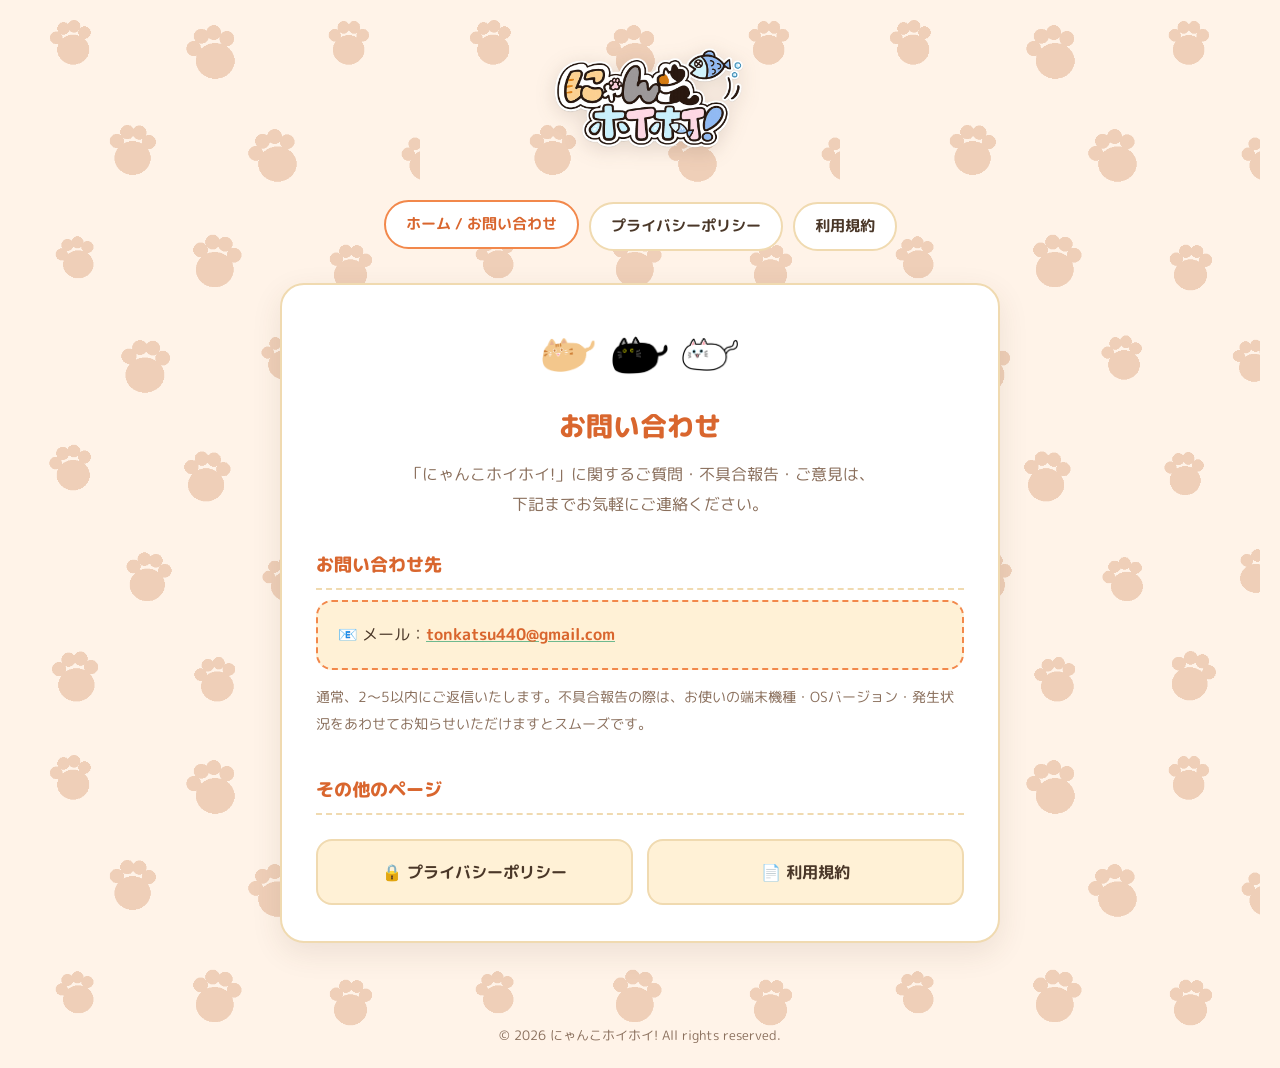
<file: index.html>
<!DOCTYPE html>
<html lang="ja">
<head>
<meta charset="UTF-8">
<meta name="viewport" content="width=device-width, initial-scale=1.0">
<title>にゃんこホイホイ! - お問い合わせ</title>
<meta name="description" content="にゃんこホイホイ!公式サイト。お問い合わせ、プライバシーポリシー、利用規約はこちら。">
<link rel="stylesheet" href="style.css">
</head>
<body>

<header class="site-header">
  <img class="logo" src="assets/title.png" alt="にゃんこホイホイ! ロゴ">
  <nav class="site-nav">
    <a href="index.html" class="active">ホーム / お問い合わせ</a>
    <a href="privacy-policy.html">プライバシーポリシー</a>
    <a href="terms.html">利用規約</a>
  </nav>
</header>

<main>
  <div class="card">
    <div class="hero">
      <div class="catrow">
        <img src="assets/tyatoranekopng.png" alt="">
        <img src="assets/kuroneko.png" alt="">
        <img src="assets/sironeko.png" alt="">
      </div>
      <h1 class="page-title" style="justify-content:center;">お問い合わせ</h1>
      <p class="lead">「にゃんこホイホイ!」に関するご質問・不具合報告・ご意見は、下記までお気軽にご連絡ください。</p>
    </div>

    <h2>お問い合わせ先</h2>
    <div class="contact-box">
      <p style="margin:0;">
        📧 メール：<a href="mailto:tonkatsu440@gmail.com">tonkatsu440@gmail.com</a><br>
      </p>
    </div>
    <p style="font-size:0.88rem; color:var(--text-soft);">
      通常、2〜5以内にご返信いたします。不具合報告の際は、お使いの端末機種・OSバージョン・発生状況をあわせてお知らせいただけますとスムーズです。
    </p>

    <h2>その他のページ</h2>
    <div class="link-cards">
      <a href="privacy-policy.html">🔒 プライバシーポリシー</a>
      <a href="terms.html">📄 利用規約</a>
    </div>
  </div>
</main>

<footer>
  &copy; <span id="year"></span> にゃんこホイホイ! All rights reserved.
</footer>
<script>document.getElementById('year').textContent = new Date().getFullYear();</script>
</body>
</html>
</file>
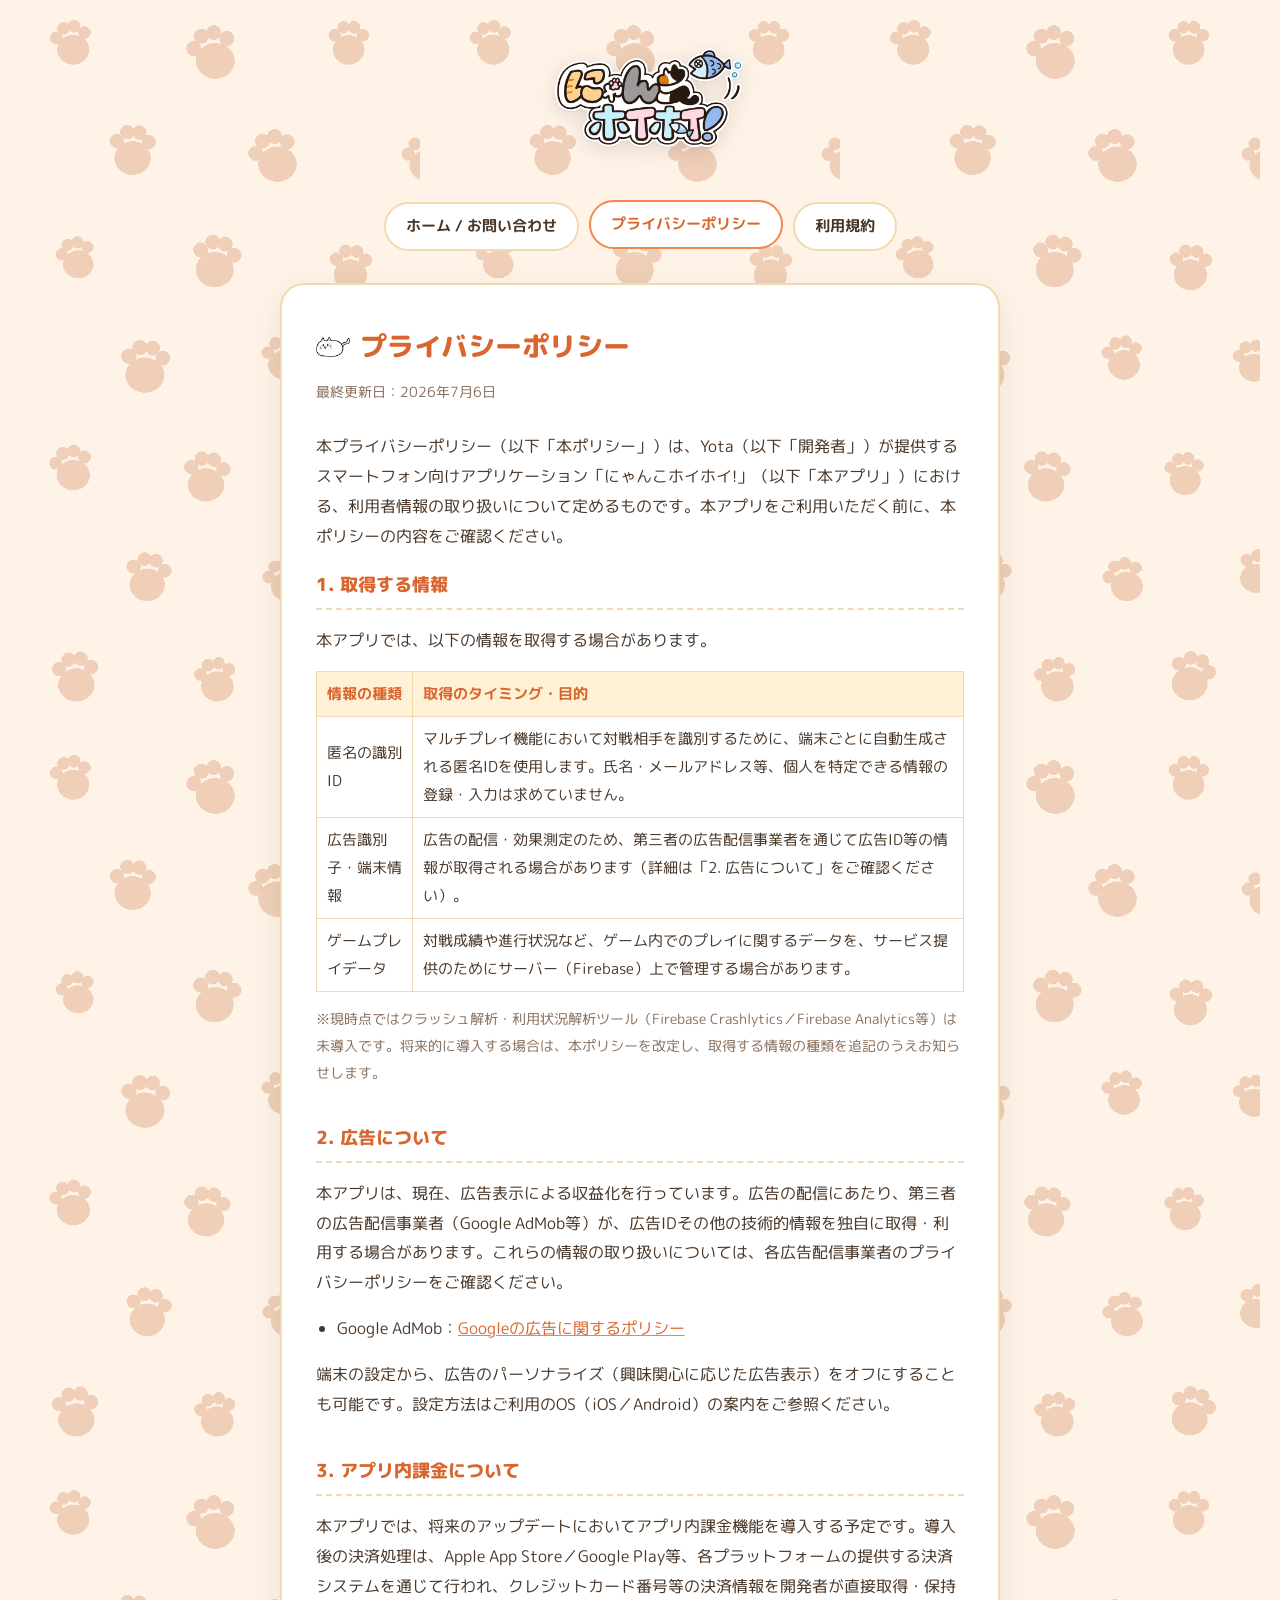
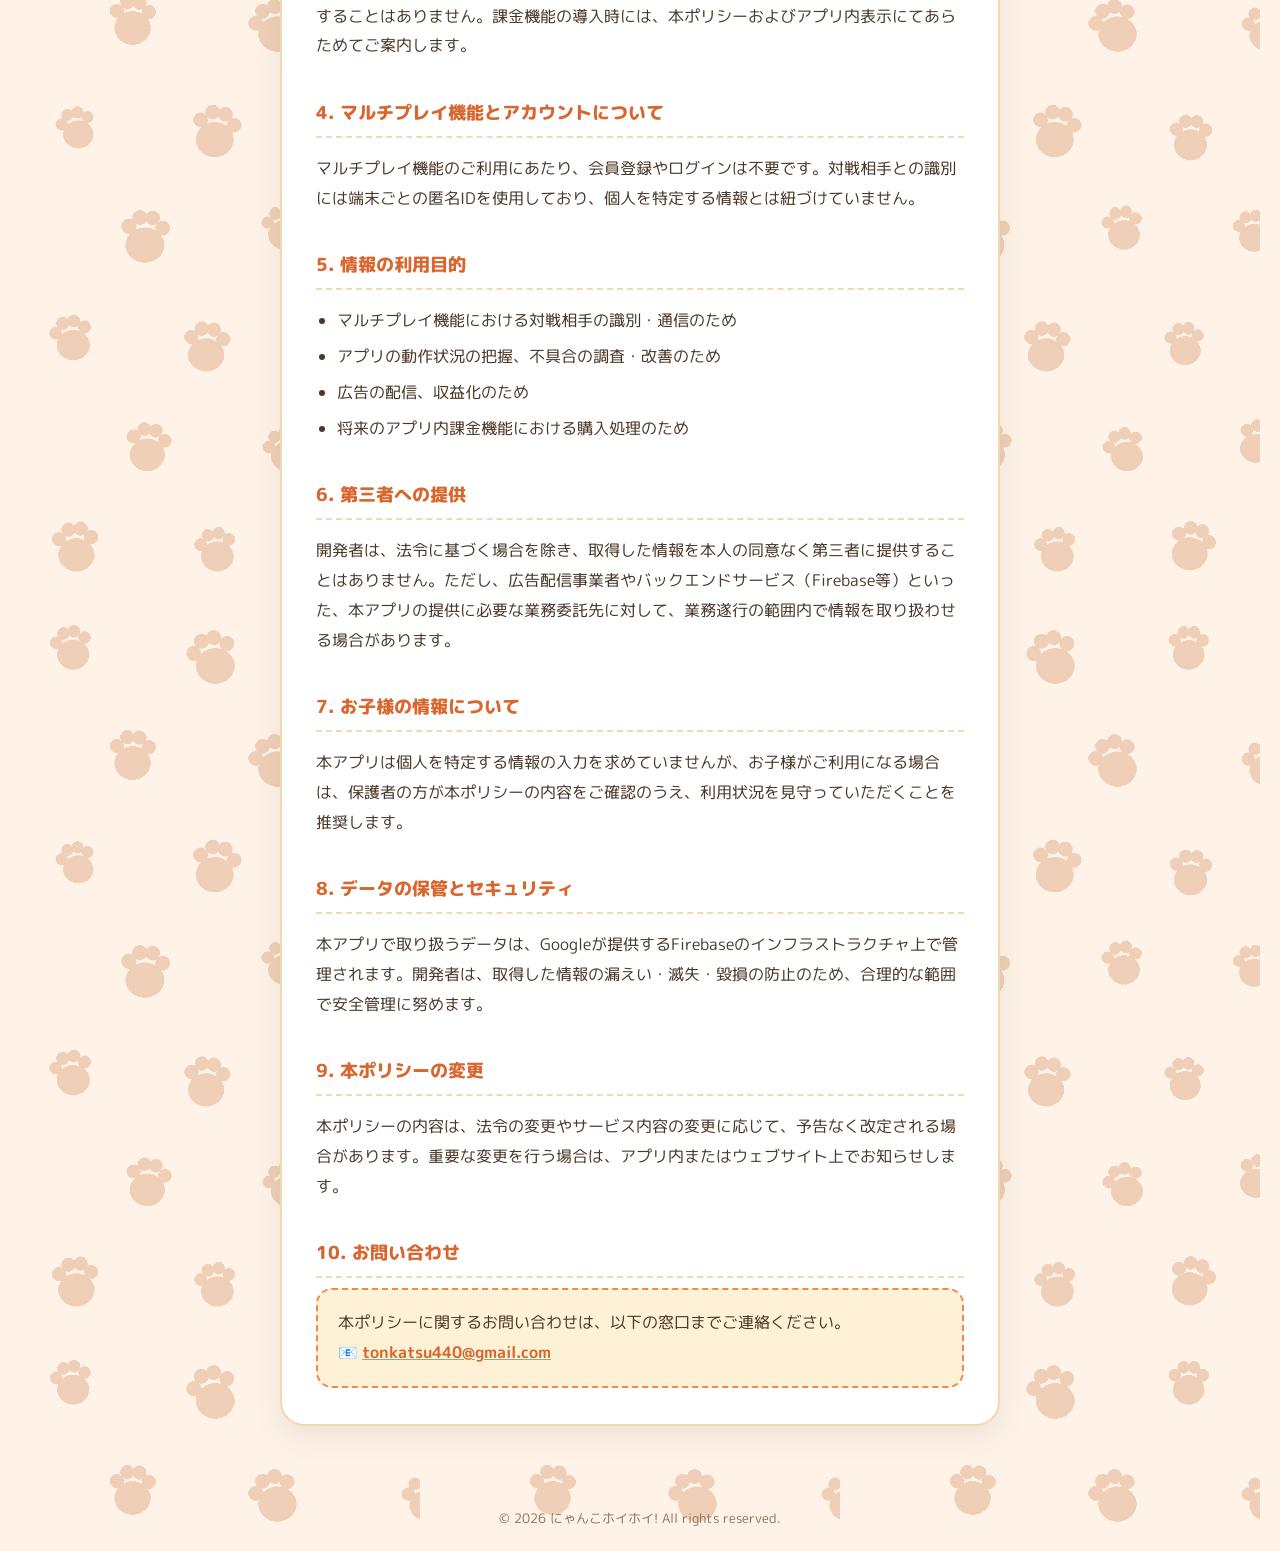
<file: privacy-policy.html>
<!DOCTYPE html>
<html lang="ja">
<head>
<meta charset="UTF-8">
<meta name="viewport" content="width=device-width, initial-scale=1.0">
<title>プライバシーポリシー | にゃんこホイホイ!</title>
<meta name="description" content="にゃんこホイホイ!のプライバシーポリシー。取得する情報、広告配信、アプリ内課金、Firebaseの利用等について説明します。">
<link rel="stylesheet" href="style.css">
</head>
<body>

<header class="site-header">
  <img class="logo" src="assets/title.png" alt="にゃんこホイホイ! ロゴ">
  <nav class="site-nav">
    <a href="index.html">ホーム / お問い合わせ</a>
    <a href="privacy-policy.html" class="active">プライバシーポリシー</a>
    <a href="terms.html">利用規約</a>
  </nav>
</header>

<main>
  <div class="card">
    <h1 class="page-title"><img class="icon" src="assets/sironeko.png" alt="">プライバシーポリシー</h1>
    <p class="updated">最終更新日：2026年7月6日</p>

    <p>
      本プライバシーポリシー（以下「本ポリシー」）は、Yota（以下「開発者」）が提供するスマートフォン向けアプリケーション「にゃんこホイホイ!」（以下「本アプリ」）における、利用者情報の取り扱いについて定めるものです。本アプリをご利用いただく前に、本ポリシーの内容をご確認ください。
    </p>

    <h2>1. 取得する情報</h2>
    <p>本アプリでは、以下の情報を取得する場合があります。</p>
    <table>
      <tr><th>情報の種類</th><th>取得のタイミング・目的</th></tr>
      <tr>
        <td>匿名の識別ID</td>
        <td>マルチプレイ機能において対戦相手を識別するために、端末ごとに自動生成される匿名IDを使用します。氏名・メールアドレス等、個人を特定できる情報の登録・入力は求めていません。</td>
      </tr>
      <tr>
        <td>広告識別子・端末情報</td>
        <td>広告の配信・効果測定のため、第三者の広告配信事業者を通じて広告ID等の情報が取得される場合があります（詳細は「2. 広告について」をご確認ください）。</td>
      </tr>
      <tr>
        <td>ゲームプレイデータ</td>
        <td>対戦成績や進行状況など、ゲーム内でのプレイに関するデータを、サービス提供のためにサーバー（Firebase）上で管理する場合があります。</td>
      </tr>
    </table>
    <p style="font-size:0.88rem; color:var(--text-soft);">
      ※現時点ではクラッシュ解析・利用状況解析ツール（Firebase Crashlytics／Firebase Analytics等）は未導入です。将来的に導入する場合は、本ポリシーを改定し、取得する情報の種類を追記のうえお知らせします。
    </p>

    <h2>2. 広告について</h2>
    <p>
      本アプリは、現在、広告表示による収益化を行っています。広告の配信にあたり、第三者の広告配信事業者（Google AdMob等）が、広告IDその他の技術的情報を独自に取得・利用する場合があります。これらの情報の取り扱いについては、各広告配信事業者のプライバシーポリシーをご確認ください。
    </p>
    <ul>
      <li>Google AdMob：<a href="https://policies.google.com/technologies/ads" target="_blank" rel="noopener">Googleの広告に関するポリシー</a></li>
    </ul>
    <p>
      端末の設定から、広告のパーソナライズ（興味関心に応じた広告表示）をオフにすることも可能です。設定方法はご利用のOS（iOS／Android）の案内をご参照ください。
    </p>

    <h2>3. アプリ内課金について</h2>
    <p>
      本アプリでは、将来のアップデートにおいてアプリ内課金機能を導入する予定です。導入後の決済処理は、Apple App Store／Google Play等、各プラットフォームの提供する決済システムを通じて行われ、クレジットカード番号等の決済情報を開発者が直接取得・保持することはありません。課金機能の導入時には、本ポリシーおよびアプリ内表示にてあらためてご案内します。
    </p>

    <h2>4. マルチプレイ機能とアカウントについて</h2>
    <p>
      マルチプレイ機能のご利用にあたり、会員登録やログインは不要です。対戦相手との識別には端末ごとの匿名IDを使用しており、個人を特定する情報とは紐づけていません。
    </p>

    <h2>5. 情報の利用目的</h2>
    <ul>
      <li>マルチプレイ機能における対戦相手の識別・通信のため</li>
      <li>アプリの動作状況の把握、不具合の調査・改善のため</li>
      <li>広告の配信、収益化のため</li>
      <li>将来のアプリ内課金機能における購入処理のため</li>
    </ul>

    <h2>6. 第三者への提供</h2>
    <p>
      開発者は、法令に基づく場合を除き、取得した情報を本人の同意なく第三者に提供することはありません。ただし、広告配信事業者やバックエンドサービス（Firebase等）といった、本アプリの提供に必要な業務委託先に対して、業務遂行の範囲内で情報を取り扱わせる場合があります。
    </p>

    <h2>7. お子様の情報について</h2>
    <p>
      本アプリは個人を特定する情報の入力を求めていませんが、お子様がご利用になる場合は、保護者の方が本ポリシーの内容をご確認のうえ、利用状況を見守っていただくことを推奨します。
    </p>

    <h2>8. データの保管とセキュリティ</h2>
    <p>
      本アプリで取り扱うデータは、Googleが提供するFirebaseのインフラストラクチャ上で管理されます。開発者は、取得した情報の漏えい・滅失・毀損の防止のため、合理的な範囲で安全管理に努めます。
    </p>

    <h2>9. 本ポリシーの変更</h2>
    <p>
      本ポリシーの内容は、法令の変更やサービス内容の変更に応じて、予告なく改定される場合があります。重要な変更を行う場合は、アプリ内またはウェブサイト上でお知らせします。
    </p>

    <h2>10. お問い合わせ</h2>
    <div class="contact-box">
      <p style="margin:0;">
        本ポリシーに関するお問い合わせは、以下の窓口までご連絡ください。<br>
        📧 <a href="mailto:tonkatsu440@gmail.com">tonkatsu440@gmail.com</a>
      </p>
    </div>
  </div>
</main>

<footer>
  &copy; <span id="year"></span> にゃんこホイホイ! All rights reserved.
</footer>
<script>document.getElementById('year').textContent = new Date().getFullYear();</script>
</body>
</html>
</file>
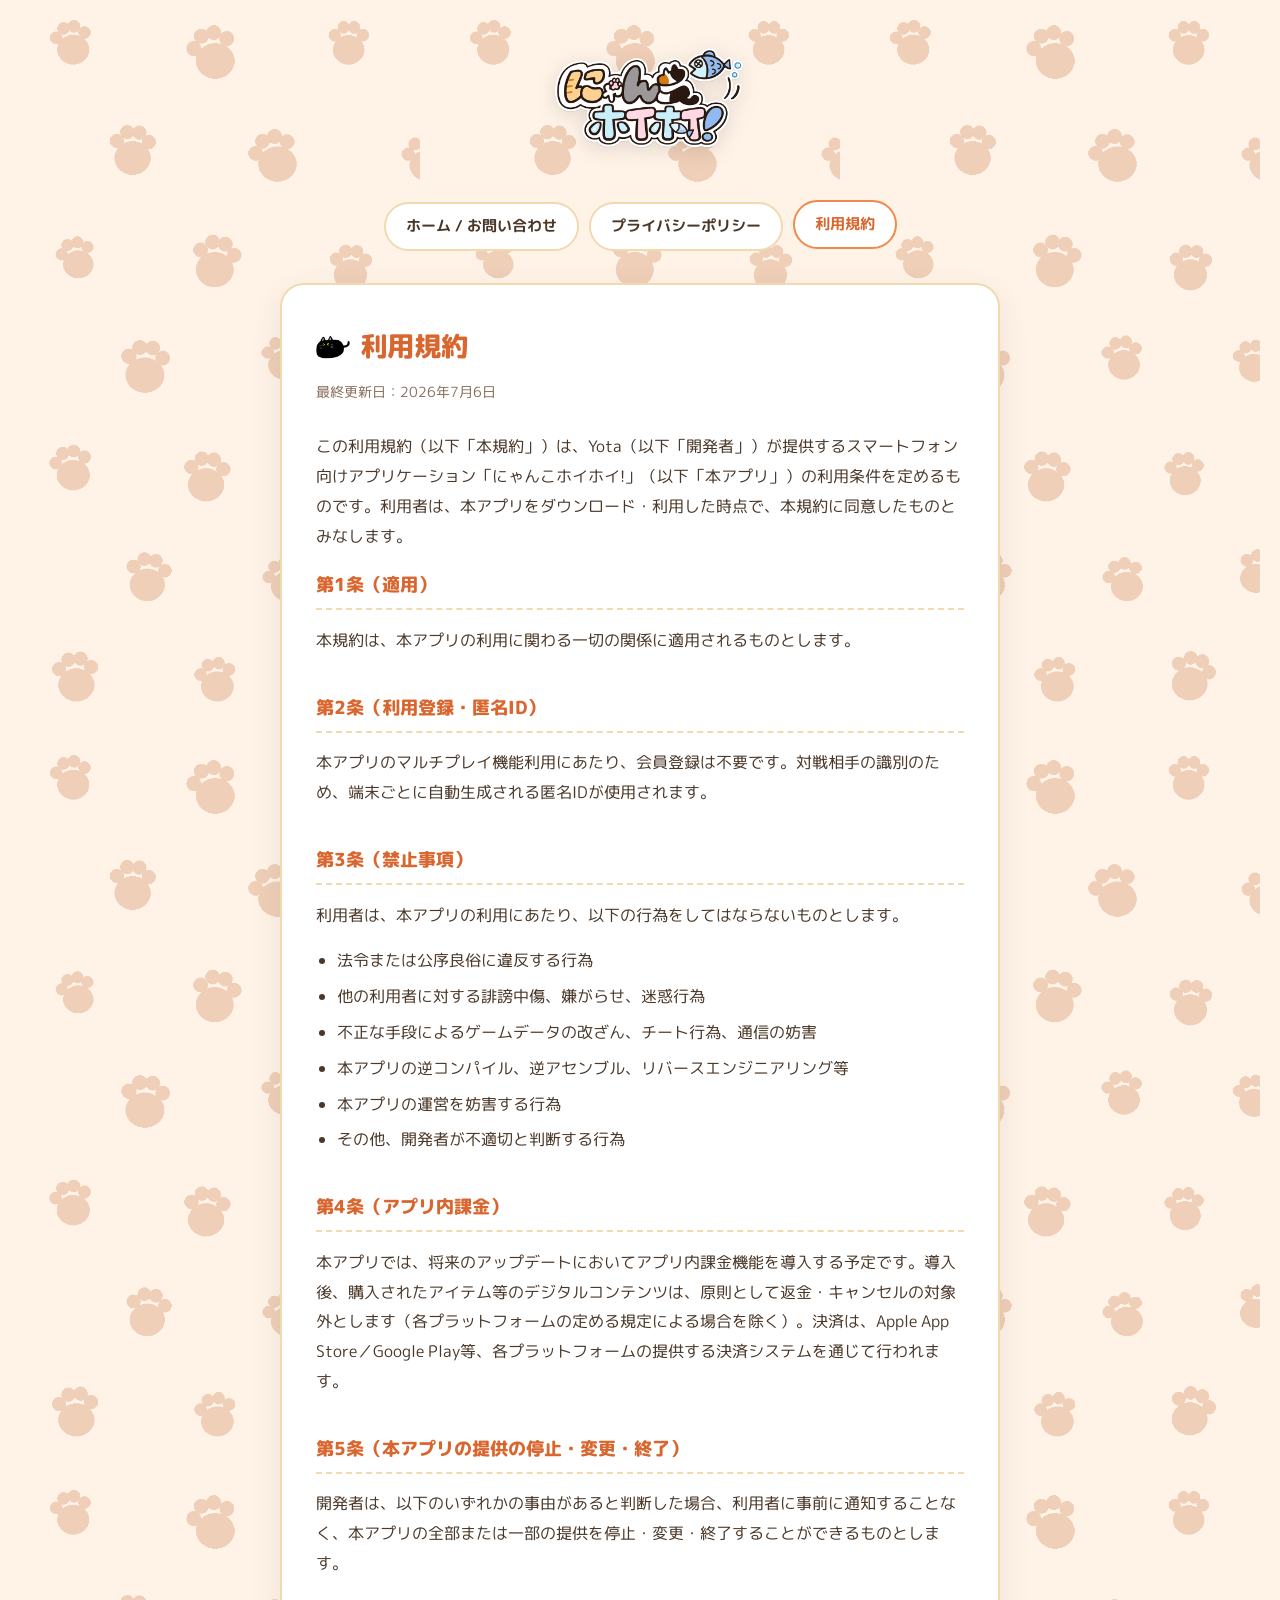
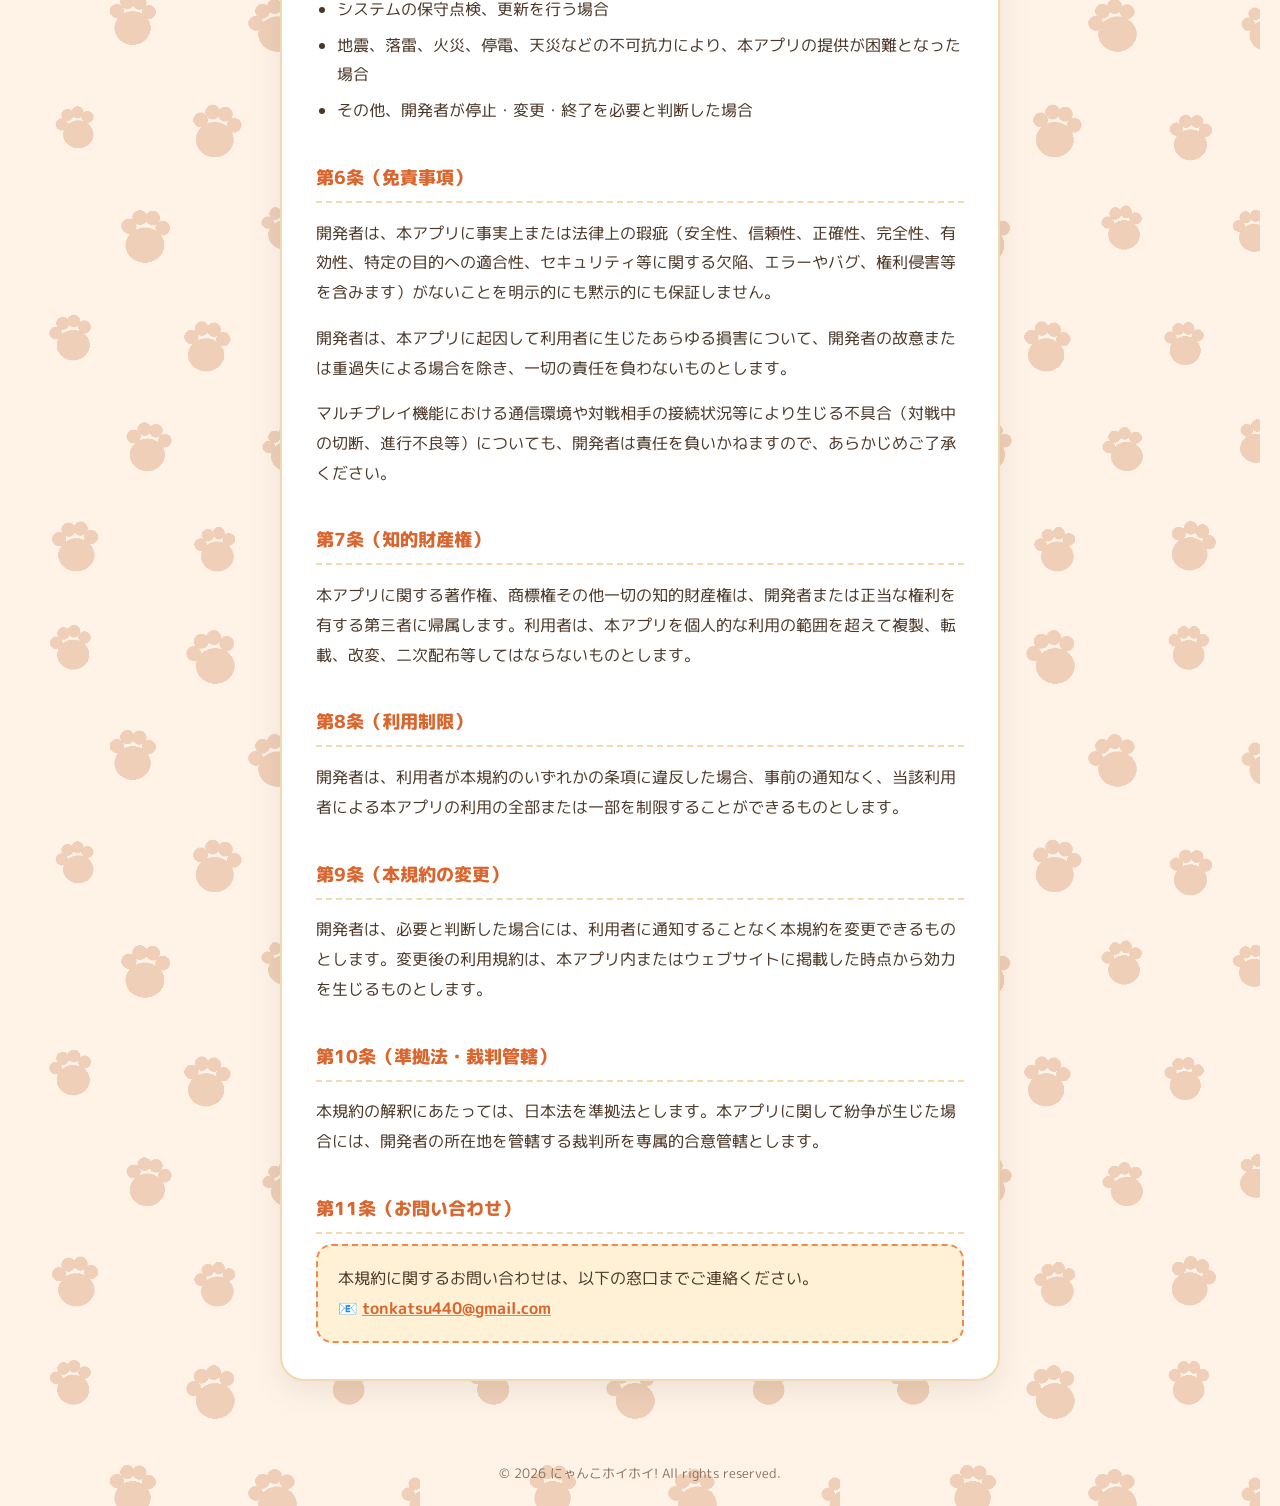
<file: terms.html>
<!DOCTYPE html>
<html lang="ja">
<head>
<meta charset="UTF-8">
<meta name="viewport" content="width=device-width, initial-scale=1.0">
<title>利用規約 | にゃんこホイホイ!</title>
<meta name="description" content="にゃんこホイホイ!の利用規約。">
<link rel="stylesheet" href="style.css">
</head>
<body>

<header class="site-header">
  <img class="logo" src="assets/title.png" alt="にゃんこホイホイ! ロゴ">
  <nav class="site-nav">
    <a href="index.html">ホーム / お問い合わせ</a>
    <a href="privacy-policy.html">プライバシーポリシー</a>
    <a href="terms.html" class="active">利用規約</a>
  </nav>
</header>

<main>
  <div class="card">
    <h1 class="page-title"><img class="icon" src="assets/kuroneko.png" alt="">利用規約</h1>
    <p class="updated">最終更新日：2026年7月6日</p>

    <p>
      この利用規約（以下「本規約」）は、Yota（以下「開発者」）が提供するスマートフォン向けアプリケーション「にゃんこホイホイ!」（以下「本アプリ」）の利用条件を定めるものです。利用者は、本アプリをダウンロード・利用した時点で、本規約に同意したものとみなします。
    </p>

    <h2>第1条（適用）</h2>
    <p>本規約は、本アプリの利用に関わる一切の関係に適用されるものとします。</p>

    <h2>第2条（利用登録・匿名ID）</h2>
    <p>
      本アプリのマルチプレイ機能利用にあたり、会員登録は不要です。対戦相手の識別のため、端末ごとに自動生成される匿名IDが使用されます。
    </p>

    <h2>第3条（禁止事項）</h2>
    <p>利用者は、本アプリの利用にあたり、以下の行為をしてはならないものとします。</p>
    <ul>
      <li>法令または公序良俗に違反する行為</li>
      <li>他の利用者に対する誹謗中傷、嫌がらせ、迷惑行為</li>
      <li>不正な手段によるゲームデータの改ざん、チート行為、通信の妨害</li>
      <li>本アプリの逆コンパイル、逆アセンブル、リバースエンジニアリング等</li>
      <li>本アプリの運営を妨害する行為</li>
      <li>その他、開発者が不適切と判断する行為</li>
    </ul>

    <h2>第4条（アプリ内課金）</h2>
    <p>
      本アプリでは、将来のアップデートにおいてアプリ内課金機能を導入する予定です。導入後、購入されたアイテム等のデジタルコンテンツは、原則として返金・キャンセルの対象外とします（各プラットフォームの定める規定による場合を除く）。決済は、Apple App Store／Google Play等、各プラットフォームの提供する決済システムを通じて行われます。
    </p>

    <h2>第5条（本アプリの提供の停止・変更・終了）</h2>
    <p>
      開発者は、以下のいずれかの事由があると判断した場合、利用者に事前に通知することなく、本アプリの全部または一部の提供を停止・変更・終了することができるものとします。
    </p>
    <ul>
      <li>システムの保守点検、更新を行う場合</li>
      <li>地震、落雷、火災、停電、天災などの不可抗力により、本アプリの提供が困難となった場合</li>
      <li>その他、開発者が停止・変更・終了を必要と判断した場合</li>
    </ul>

    <h2>第6条（免責事項）</h2>
    <p>
      開発者は、本アプリに事実上または法律上の瑕疵（安全性、信頼性、正確性、完全性、有効性、特定の目的への適合性、セキュリティ等に関する欠陥、エラーやバグ、権利侵害等を含みます）がないことを明示的にも黙示的にも保証しません。
    </p>
    <p>
      開発者は、本アプリに起因して利用者に生じたあらゆる損害について、開発者の故意または重過失による場合を除き、一切の責任を負わないものとします。
    </p>
    <p>
      マルチプレイ機能における通信環境や対戦相手の接続状況等により生じる不具合（対戦中の切断、進行不良等）についても、開発者は責任を負いかねますので、あらかじめご了承ください。
    </p>

    <h2>第7条（知的財産権）</h2>
    <p>
      本アプリに関する著作権、商標権その他一切の知的財産権は、開発者または正当な権利を有する第三者に帰属します。利用者は、本アプリを個人的な利用の範囲を超えて複製、転載、改変、二次配布等してはならないものとします。
    </p>

    <h2>第8条（利用制限）</h2>
    <p>
      開発者は、利用者が本規約のいずれかの条項に違反した場合、事前の通知なく、当該利用者による本アプリの利用の全部または一部を制限することができるものとします。
    </p>

    <h2>第9条（本規約の変更）</h2>
    <p>
      開発者は、必要と判断した場合には、利用者に通知することなく本規約を変更できるものとします。変更後の利用規約は、本アプリ内またはウェブサイトに掲載した時点から効力を生じるものとします。
    </p>

    <h2>第10条（準拠法・裁判管轄）</h2>
    <p>
      本規約の解釈にあたっては、日本法を準拠法とします。本アプリに関して紛争が生じた場合には、開発者の所在地を管轄する裁判所を専属的合意管轄とします。
    </p>

    <h2>第11条（お問い合わせ）</h2>
    <div class="contact-box">
      <p style="margin:0;">
        本規約に関するお問い合わせは、以下の窓口までご連絡ください。<br>
        📧 <a href="mailto:tonkatsu440@gmail.com">tonkatsu440@gmail.com</a>
      </p>
    </div>
  </div>
</main>

<footer>
  &copy; <span id="year"></span> にゃんこホイホイ! All rights reserved.
</footer>
<script>document.getElementById('year').textContent = new Date().getFullYear();</script>
</body>
</html>
</file>
<file: style.css>
/* ==========================================================
   にゃんこホイホイ! 法務ページ共通スタイル
   Tokens
   --bg          : #FFF7E4  (クリーム背景)
   --bg-card     : #FFFFFF
   --primary     : #F2884B  (オレンジ / 見出し・アクセント)
   --primary-dk  : #D9662E  (ホバー・強調)
   --accent      : #6FB98F  (差し色グリーン / リンク下線など)
   --text        : #4A3728  (温かみのあるブラウン)
   --text-soft   : #8A6F5C
   --line        : #F0DAB0
   ========================================================== */

@import url('https://fonts.googleapis.com/css2?family=M+PLUS+Rounded+1c:wght@400;700;800&display=swap');

:root {
  --bg: #FFF7E4;
  --bg-card: #FFFFFF;
  --primary: #F2884B;
  --primary-dk: #D9662E;
  --accent: #6FB98F;
  --text: #4A3728;
  --text-soft: #8A6F5C;
  --line: #F0DAB0;
}

* { box-sizing: border-box; }

html, body {
  margin: 0;
  padding: 0;
}

body {
  font-family: 'M PLUS Rounded 1c', sans-serif;
  background-color: var(--bg);
  background-image: url('assets/paw_background.png');
  background-repeat: repeat;
  background-size: 420px;
  color: var(--text);
  line-height: 1.9;
  min-height: 100vh;
  display: flex;
  flex-direction: column;
}

a { color: var(--primary-dk); text-decoration-color: var(--accent); }
a:hover { color: var(--primary); }

/* ---------- header ---------- */
.site-header {
  padding: 28px 20px 8px;
  text-align: center;
}

.site-header img.logo {
  max-width: 220px;
  width: 60%;
  height: auto;
  filter: drop-shadow(0 4px 10px rgba(74,55,40,0.15));
}

nav.site-nav {
  display: flex;
  justify-content: center;
  gap: 10px;
  flex-wrap: wrap;
  margin: 18px auto 0;
}

nav.site-nav a {
  display: inline-block;
  background: var(--bg-card);
  border: 2px solid var(--line);
  color: var(--text);
  padding: 8px 20px;
  border-radius: 999px;
  font-weight: 700;
  font-size: 0.95rem;
  text-decoration: none;
  transition: transform 0.15s ease, border-color 0.15s ease, color 0.15s ease;
}

nav.site-nav a:hover,
nav.site-nav a.active {
  border-color: var(--primary);
  color: var(--primary-dk);
  transform: translateY(-2px);
}

/* ---------- main card ---------- */
main {
  flex: 1;
  width: 100%;
  max-width: 760px;
  margin: 24px auto 60px;
  padding: 0 20px;
}

.card {
  background: var(--bg-card);
  border-radius: 24px;
  padding: 36px 34px;
  box-shadow: 0 10px 30px rgba(74, 55, 40, 0.10);
  border: 2px solid var(--line);
}

h1.page-title {
  color: var(--primary-dk);
  font-weight: 800;
  font-size: 1.7rem;
  margin: 0 0 6px;
  display: flex;
  align-items: center;
  gap: 10px;
}

.page-title .icon {
  width: 34px;
  height: 34px;
  object-fit: contain;
}

.updated {
  color: var(--text-soft);
  font-size: 0.85rem;
  margin: 0 0 28px;
}

h2 {
  color: var(--primary-dk);
  font-size: 1.15rem;
  font-weight: 800;
  margin: 34px 0 10px;
  padding-bottom: 6px;
  border-bottom: 2px dashed var(--line);
}

h2:first-of-type { margin-top: 0; }

p, li { color: var(--text); font-size: 0.98rem; }

ul, ol { padding-left: 1.3em; }
li { margin-bottom: 6px; }

table {
  width: 100%;
  border-collapse: collapse;
  margin: 14px 0 6px;
  font-size: 0.92rem;
}
th, td {
  border: 1px solid var(--line);
  padding: 8px 10px;
  text-align: left;
}
th {
  background: #FFF1D6;
  color: var(--primary-dk);
}

.contact-box {
  background: #FFF1D6;
  border: 2px dashed var(--primary);
  border-radius: 16px;
  padding: 18px 20px;
  margin-top: 10px;
}

.contact-box a { font-weight: 700; }

.hero {
  text-align: center;
  margin-bottom: 28px;
}

.hero .catrow {
  display: flex;
  justify-content: center;
  gap: 14px;
  margin: 6px 0 18px;
}
.hero .catrow img {
  width: 56px;
  height: 56px;
  object-fit: contain;
  animation: bob 2.4s ease-in-out infinite;
}
.hero .catrow img:nth-child(2) { animation-delay: 0.3s; }
.hero .catrow img:nth-child(3) { animation-delay: 0.6s; }

@keyframes bob {
  0%, 100% { transform: translateY(0); }
  50% { transform: translateY(-6px); }
}

@media (prefers-reduced-motion: reduce) {
  .hero .catrow img { animation: none; }
}

.hero p.lead {
  color: var(--text-soft);
  font-size: 1rem;
  max-width: 480px;
  margin: 0 auto;
}

.link-cards {
  display: grid;
  grid-template-columns: 1fr 1fr;
  gap: 14px;
  margin-top: 24px;
}

.link-cards a {
  display: block;
  text-decoration: none;
  background: #FFF1D6;
  border: 2px solid var(--line);
  border-radius: 16px;
  padding: 16px;
  text-align: center;
  color: var(--text);
  font-weight: 700;
  transition: transform 0.15s ease, border-color 0.15s ease;
}
.link-cards a:hover {
  border-color: var(--primary);
  transform: translateY(-3px);
  color: var(--primary-dk);
}

@media (max-width: 480px) {
  .link-cards { grid-template-columns: 1fr; }
  .card { padding: 26px 20px; }
  h1.page-title { font-size: 1.4rem; }
}

/* ---------- footer ---------- */
footer {
  text-align: center;
  padding: 20px;
  color: var(--text-soft);
  font-size: 0.82rem;
}

:focus-visible {
  outline: 3px solid var(--accent);
  outline-offset: 2px;
}
</file>
